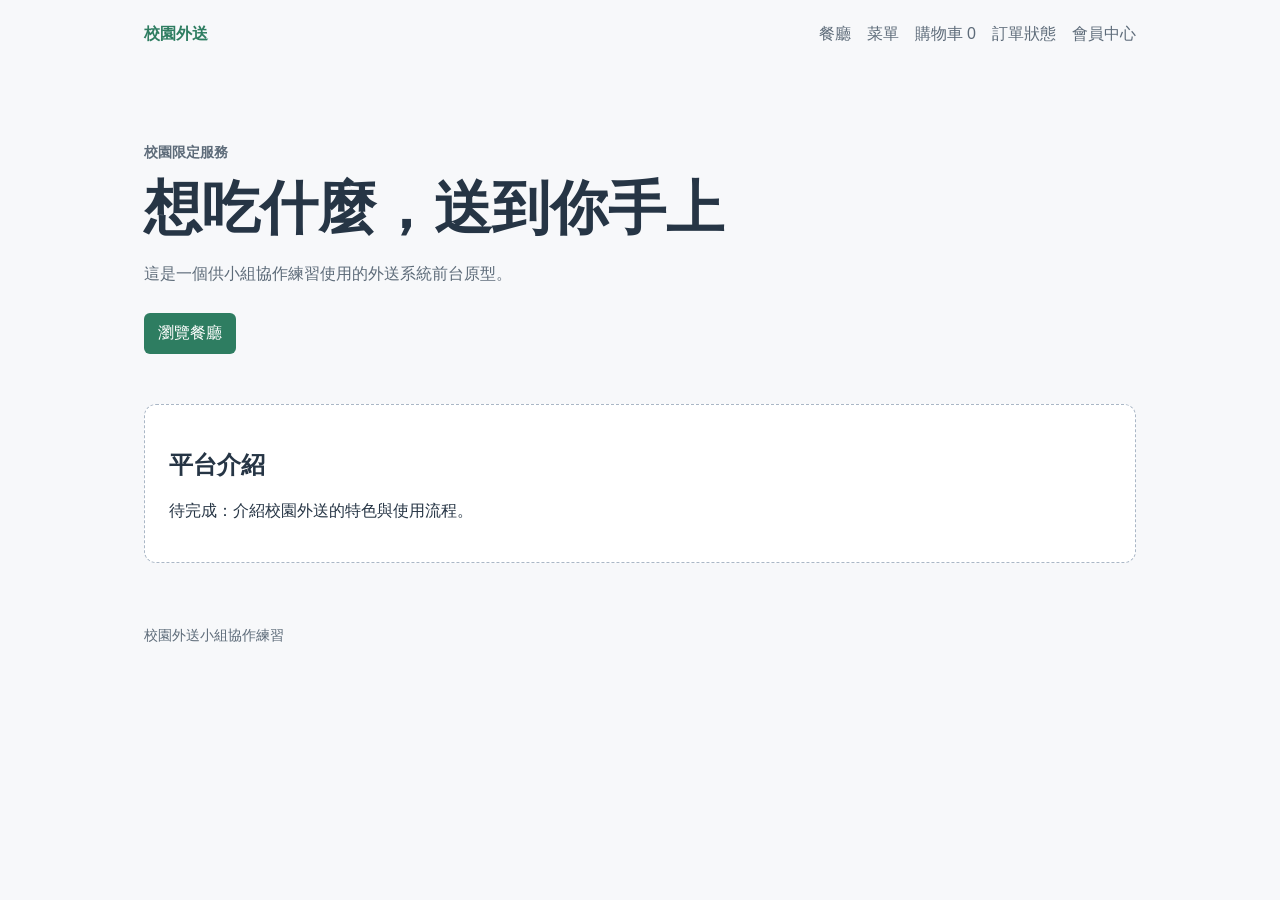
<file: index.html>
<!doctype html>
<html lang="zh-Hant">
  <head>
    <meta charset="UTF-8" />
    <meta name="viewport" content="width=device-width, initial-scale=1.0" />
    <title>校園外送｜首頁</title>
    <link rel="stylesheet" href="css/base.css" />
  </head>
  <body>
    <header class="site-header">
      <a class="brand" href="index.html">校園外送</a>
      <nav aria-label="主要導覽">
        <a href="pages/restaurants.html">餐廳</a>
        <a href="pages/menu.html">菜單</a>
        <a href="pages/cart.html">購物車 <span data-cart-count>0</span></a>
        <a href="pages/order-status.html">訂單狀態</a>
        <a href="pages/profile.html">會員中心</a>
      </nav>
    </header>

    <main class="container">
      <section class="hero" aria-labelledby="page-title">
        <p class="eyebrow">校園限定服務</p>
        <h1 id="page-title">想吃什麼，送到你手上</h1>
        <p>這是一個供小組協作練習使用的外送系統前台原型。</p>
        <a class="button" href="pages/restaurants.html">瀏覽餐廳</a>
      </section>

      <!-- 成員 1：在這裡完成首頁與平台介紹功能。 -->
      <section id="home-feature" class="placeholder" aria-labelledby="home-feature-title">
        <h2 id="home-feature-title">平台介紹</h2>
        <p>待完成：介紹校園外送的特色與使用流程。</p>
      </section>
    </main>

    <footer>校園外送小組協作練習</footer>
    <script src="js/app.js"></script>
  </body>
</html>
</file>
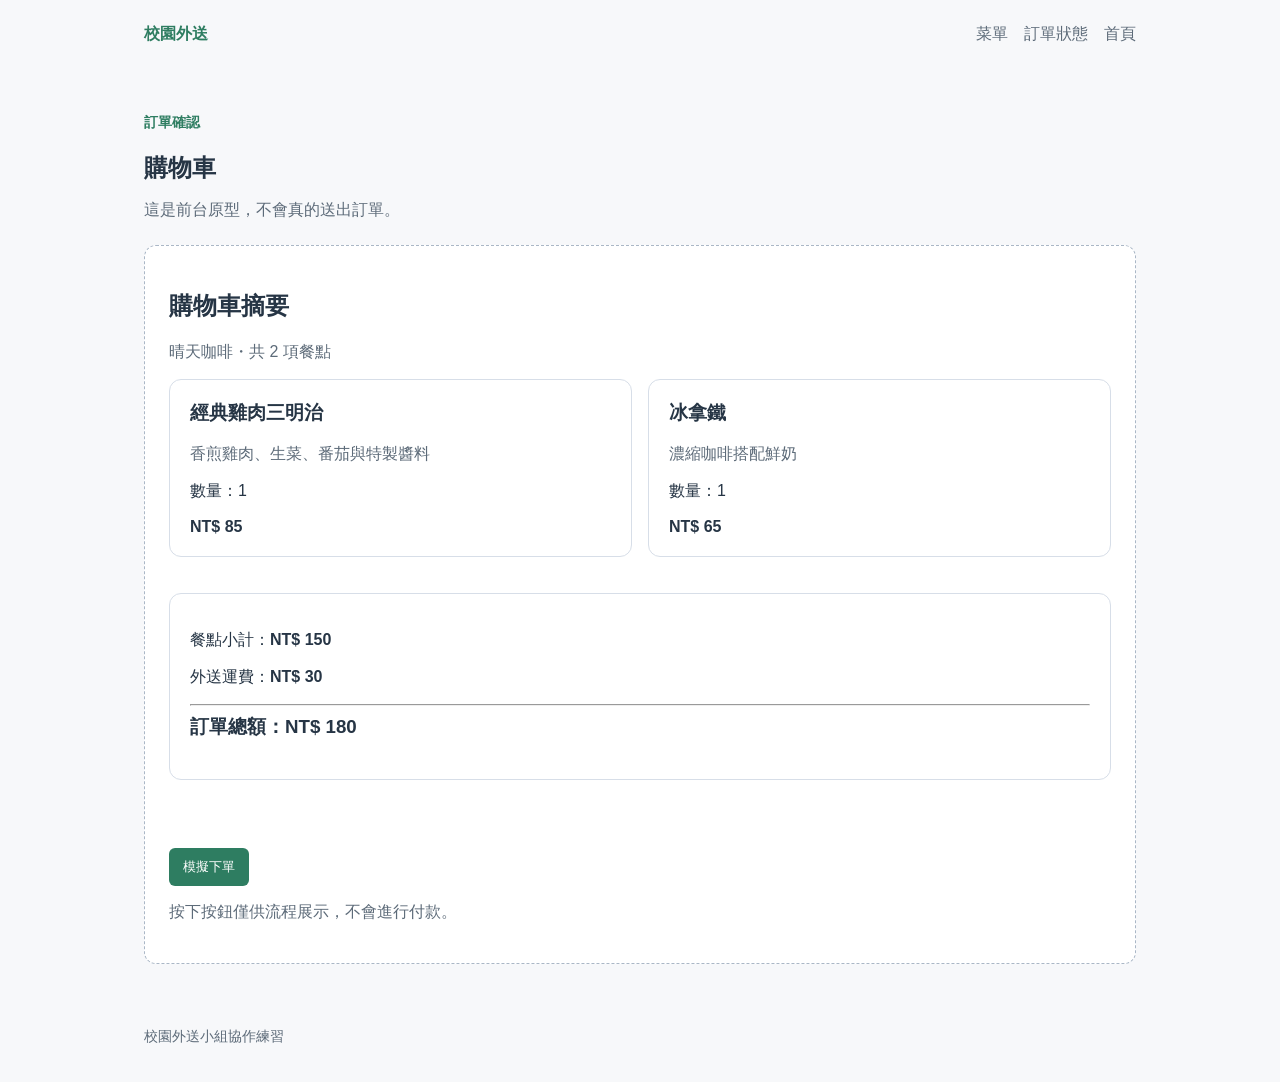
<file: pages/cart.html>
<!doctype html>
<html lang="zh-Hant">
  <head>
    <meta charset="UTF-8" />
    <meta name="viewport" content="width=device-width, initial-scale=1.0" />
    <title>校園外送｜購物車</title>
    <link rel="stylesheet" href="../css/base.css" />
  </head>
  <body>
    <header class="site-header">
      <a class="brand" href="../index.html">校園外送</a>
      <nav aria-label="主要導覽"><a href="menu.html">菜單</a><a href="order-status.html">訂單狀態</a><a href="../index.html">首頁</a></nav>
    </header>
    <main class="container">
      <section class="page-heading"><p class="eyebrow">訂單確認</p><h1>購物車</h1><p class="muted">這是前台原型，不會真的送出訂單。</p></section>
      <section class="panel" aria-labelledby="cart-summary-title">
        <h2 id="cart-summary-title">購物車摘要</h2>
        <p class="muted">晴天咖啡・共 2 項餐點</p>

        <div class="grid">
          <article class="card">
            <h3>經典雞肉三明治</h3>
            <p class="muted">香煎雞肉、生菜、番茄與特製醬料</p>
            <p>數量：1</p>
            <strong>NT$ 85</strong>
          </article>

          <article class="card">
            <h3>冰拿鐵</h3>
            <p class="muted">濃縮咖啡搭配鮮奶</p>
            <p>數量：1</p>
            <strong>NT$ 65</strong>
          </article>
        </div>

        <div class="card" aria-label="訂單金額">
          <p>餐點小計：<strong>NT$ 150</strong></p>
          <p>外送運費：<strong>NT$ 30</strong></p>
          <hr />
          <h3>訂單總額：NT$ 180</h3>
        </div>

        <p class="status-message" data-order-message aria-live="polite"></p>
        <button type="button" data-place-order>模擬下單</button>
        <p class="muted">按下按鈕僅供流程展示，不會進行付款。</p>
      </section>
    </main>
    <footer>校園外送小組協作練習</footer>
    <script src="../js/app.js"></script>
    <script>
      const placeOrderButton = document.querySelector("[data-place-order]");
      const orderMessage = document.querySelector("[data-order-message]");

      placeOrderButton.addEventListener("click", () => {
        orderMessage.textContent = "模擬下單成功！可前往訂單狀態頁查看進度。";
      });
    </script>
  </body>
</html>
</file>
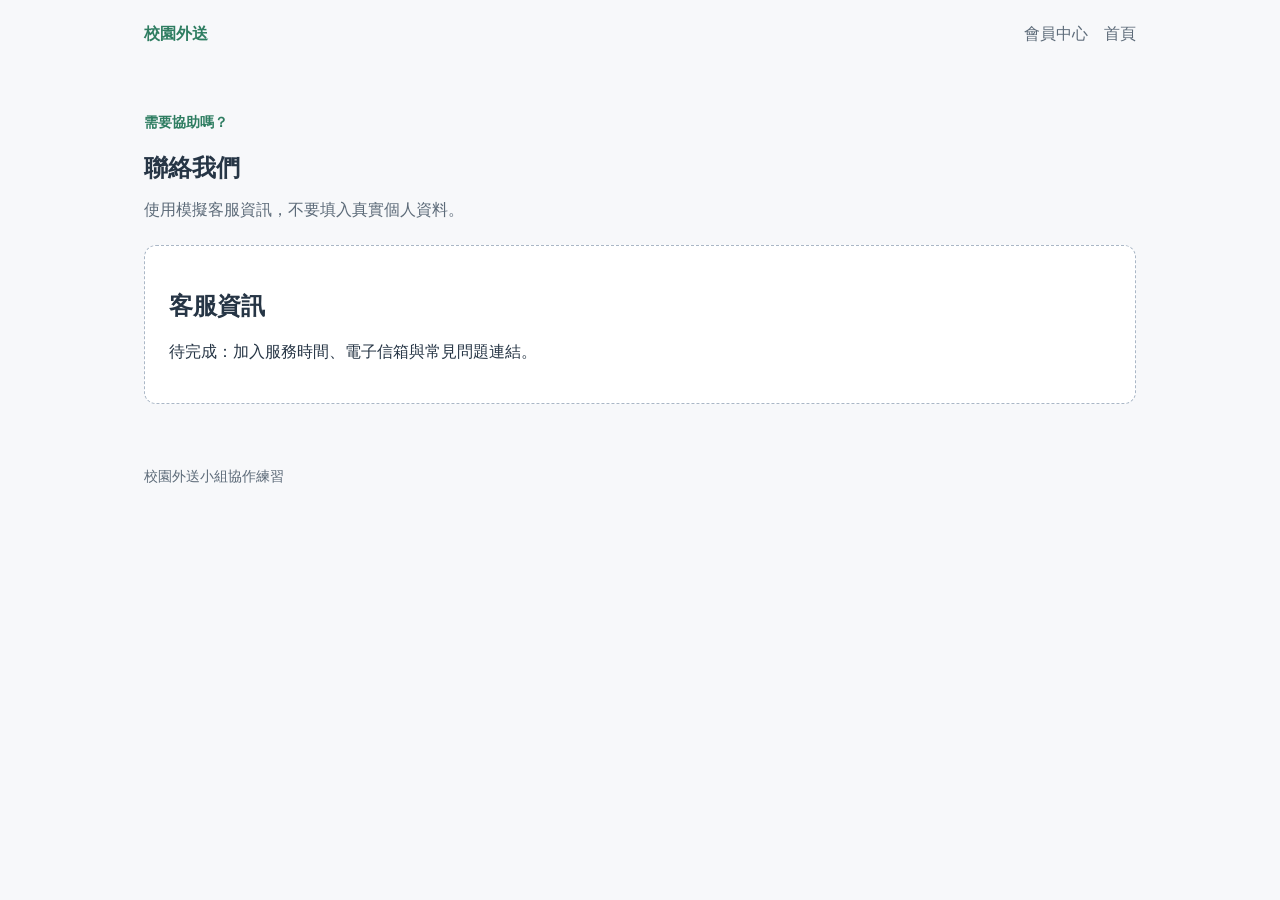
<file: pages/contact.html>
<!doctype html>
<html lang="zh-Hant">
  <head>
    <meta charset="UTF-8" />
    <meta name="viewport" content="width=device-width, initial-scale=1.0" />
    <title>校園外送｜聯絡我們</title>
    <link rel="stylesheet" href="../css/base.css" />
  </head>
  <body>
    <header class="site-header">
      <a class="brand" href="../index.html">校園外送</a>
      <nav aria-label="主要導覽"><a href="profile.html">會員中心</a><a href="../index.html">首頁</a></nav>
    </header>
    <main class="container">
      <section class="page-heading"><p class="eyebrow">需要協助嗎？</p><h1>聯絡我們</h1><p class="muted">使用模擬客服資訊，不要填入真實個人資料。</p></section>
      <!-- 成員 6：完成聯絡資訊或一個不送出的意見表單。 -->
      <section class="placeholder"><h2>客服資訊</h2><p>待完成：加入服務時間、電子信箱與常見問題連結。</p></section>
    </main>
    <footer>校園外送小組協作練習</footer><script src="../js/app.js"></script>
  </body>
</html>
</file>
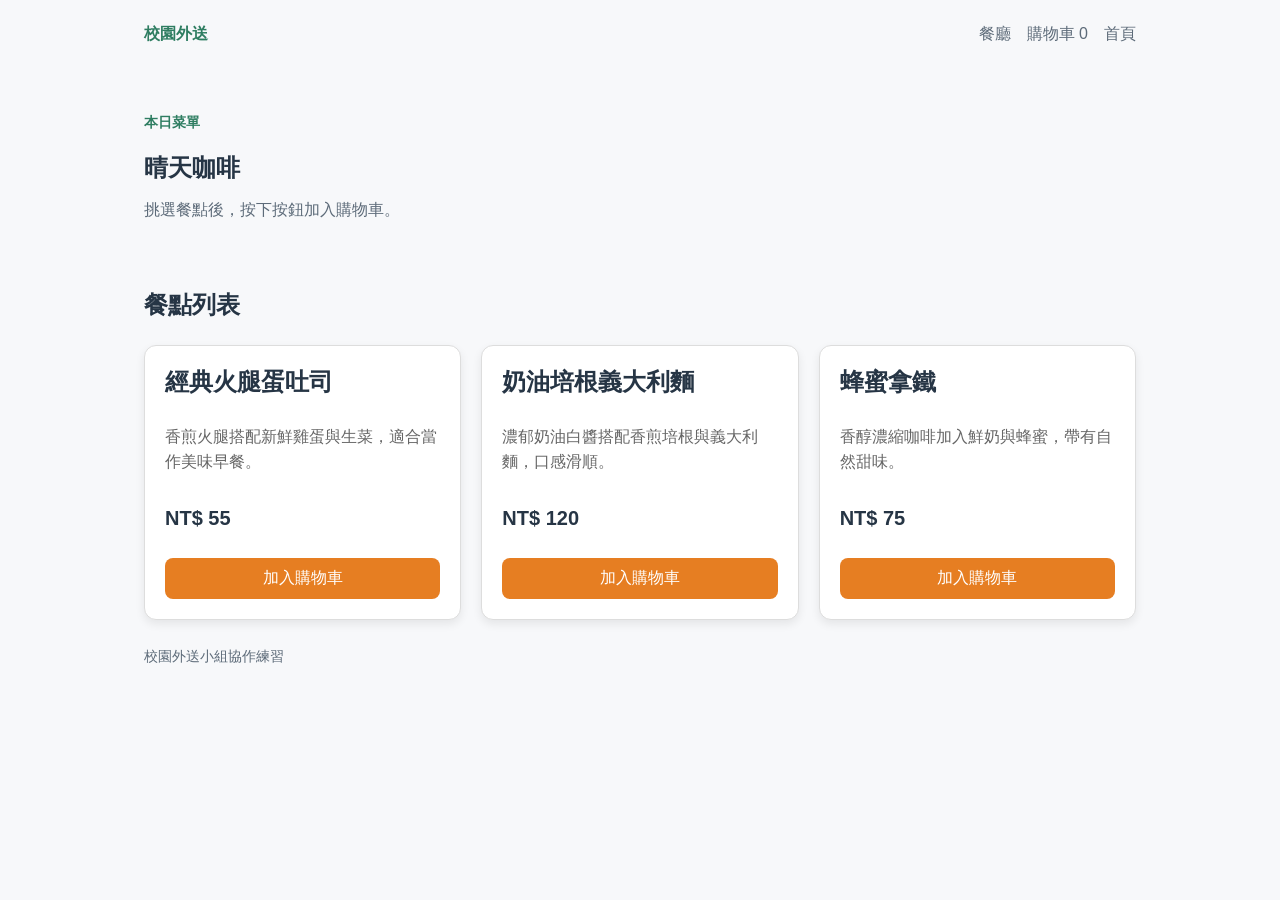
<file: pages/menu.html>
<!doctype html>
<html lang="zh-Hant">
  <head>
    <meta charset="UTF-8" />
    <meta name="viewport" content="width=device-width, initial-scale=1.0" />
    <title>校園外送｜菜單</title>
    <link rel="stylesheet" href="../css/base.css" />

    <style>
      .menu-list {
        display: grid;
        grid-template-columns: repeat(auto-fit, minmax(220px, 1fr));
        gap: 20px;
        margin-top: 24px;
      }

      .meal-card {
        display: flex;
        flex-direction: column;
        padding: 20px;
        background-color: #ffffff;
        border: 1px solid #dddddd;
        border-radius: 12px;
        box-shadow: 0 4px 10px rgb(0 0 0 / 8%);
      }

      .meal-card h2 {
        margin-top: 0;
        margin-bottom: 10px;
      }

      .meal-description {
        flex-grow: 1;
        color: #666666;
        line-height: 1.6;
      }

      .meal-price {
        margin: 16px 0;
        font-size: 20px;
        font-weight: bold;
      }

      .add-to-cart-button {
        padding: 10px 16px;
        color: #ffffff;
        font-size: 16px;
        cursor: pointer;
        background-color: #e67e22;
        border: none;
        border-radius: 8px;
      }

      .add-to-cart-button:hover {
        background-color: #ca6f1e;
      }

      .status-message {
        min-height: 24px;
        margin: 16px 0;
        color: #1e8449;
        font-weight: bold;
      }
    </style>
  </head>

  <body>
    <header class="site-header">
      <a class="brand" href="../index.html">校園外送</a>

      <nav aria-label="主要導覽">
        <a href="restaurants.html">餐廳</a>
        <a href="cart.html">
          購物車
          <span data-cart-count>0</span>
        </a>
        <a href="../index.html">首頁</a>
      </nav>
    </header>

    <main class="container">
      <section class="page-heading">
        <p class="eyebrow">本日菜單</p>
        <h1>晴天咖啡</h1>
        <p class="muted">挑選餐點後，按下按鈕加入購物車。</p>
      </section>

      <p
        class="status-message"
        data-status-message
        aria-live="polite"
      ></p>

      <!-- 成員 3：餐點卡片區域 -->
      <section aria-labelledby="meal-list-title">
        <h2 id="meal-list-title">餐點列表</h2>

        <div class="menu-list">
          <article class="meal-card">
            <h2>經典火腿蛋吐司</h2>

            <p class="meal-description">
              香煎火腿搭配新鮮雞蛋與生菜，適合當作美味早餐。
            </p>

            <p class="meal-price">NT$ 55</p>

            <button
              class="add-to-cart-button"
              type="button"
              data-add-to-cart
              data-name="經典火腿蛋吐司"
              data-price="55"
            >
              加入購物車
            </button>
          </article>

          <article class="meal-card">
            <h2>奶油培根義大利麵</h2>

            <p class="meal-description">
              濃郁奶油白醬搭配香煎培根與義大利麵，口感滑順。
            </p>

            <p class="meal-price">NT$ 120</p>

            <button
              class="add-to-cart-button"
              type="button"
              data-add-to-cart
              data-name="奶油培根義大利麵"
              data-price="120"
            >
              加入購物車
            </button>
          </article>

          <article class="meal-card">
            <h2>蜂蜜拿鐵</h2>

            <p class="meal-description">
              香醇濃縮咖啡加入鮮奶與蜂蜜，帶有自然甜味。
            </p>

            <p class="meal-price">NT$ 75</p>

            <button
              class="add-to-cart-button"
              type="button"
              data-add-to-cart
              data-name="蜂蜜拿鐵"
              data-price="75"
            >
              加入購物車
            </button>
          </article>
        </div>
      </section>
    </main>

    <footer>校園外送小組協作練習</footer>

    <script src="../js/app.js"></script>

    <script>
      const addToCartButtons =
        document.querySelectorAll("[data-add-to-cart]");

      const statusMessage =
        document.querySelector("[data-status-message]");

      const cartCount =
        document.querySelector("[data-cart-count]");

      let cartItemCount = Number(cartCount?.textContent) || 0;
      let messageTimer;

      addToCartButtons.forEach((button) => {
        button.addEventListener("click", () => {
          const mealName = button.dataset.name;

          cartItemCount += 1;

          if (cartCount) {
            cartCount.textContent = cartItemCount;
          }

          statusMessage.textContent =
            `${mealName} 已加入購物車！`;

          clearTimeout(messageTimer);

          messageTimer = setTimeout(() => {
            statusMessage.textContent = "";
          }, 2000);
        });
      });
    </script>
  </body>
</html>
</file>
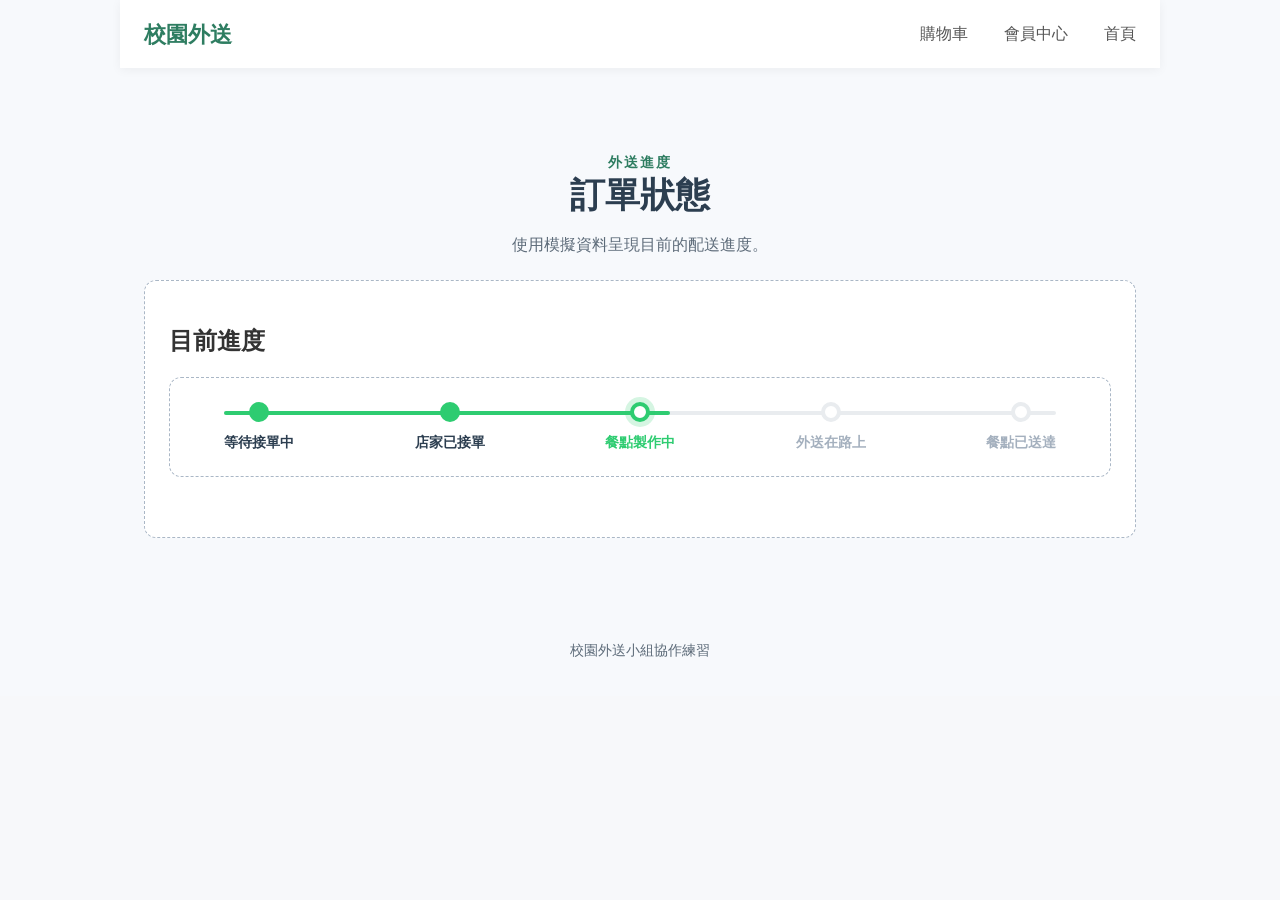
<file: pages/order-status.html>
<!doctype html>
<html lang="zh-Hant">
  <head>
     <style>
      /* 為確保介面美觀，加入進度條的專屬樣式 */
      body {
        font-family: 'Helvetica Neue', Arial, sans-serif;
        background-color: #f7f9fc;
        color: #333;
        margin: 0;
      }
      .site-header {
        display: flex;
        justify-content: space-between;
        align-items: center;
        padding: 15px 30px;
        background: #fff;
        box-shadow: 0 2px 10px rgba(0,0,0,0.05);
      }
      .brand {
        font-size: 1.4rem;
        font-weight: bold;
        color: #ff6b6b;
        text-decoration: none;
      }
      nav a {
        margin-left: 20px;
        color: #555;
        text-decoration: none;
        font-weight: 500;
        transition: color 0.2s;
      }
      nav a:hover {
        color: #ff6b6b;
      }
      .container {
        max-width: 800px;
        margin: 0 auto;
        padding: 40px 20px;
      }
      .page-heading {
        text-align: center;
        margin-bottom: 50px;
      }
      .eyebrow {
        color: #888;
        font-size: 0.9rem;
        letter-spacing: 2px;
        margin-bottom: 5px;
      }
      .page-heading h1 {
        font-size: 2.2rem;
        margin: 0 0 10px 0;
        color: #2c3e50;
      }
      .muted {
        color: #7f8c8d;
      }
      
      /* 訂單進度條專區 */
      .progress-wrapper {
        background: #fff;
        padding: 40px 30px;
        border-radius: 16px;
        box-shadow: 0 8px 30px rgba(0,0,0,0.04);
      }
      .progress-wrapper h2 {
        text-align: center;
        margin-top: 0;
        margin-bottom: 40px;
        color: #2c3e50;
      }
      .progress-container {
        display: flex;
        justify-content: space-between;
        position: relative;
        margin: 0 auto;
        padding: 0 20px;
      }
      /* 背景灰線 */
      .progress-container::before {
        content: '';
        position: absolute;
        top: 9px; /* 對齊圓點中心 */
        left: 30px;
        right: 30px;
        height: 4px;
        background: #e9ecef;
        z-index: 1;
        border-radius: 2px;
      }
      /* 綠色進度線 (假設進度到第三階段，寬度設為 50%) */
      .progress-fill {
        position: absolute;
        top: 9px;
        left: 30px;
        height: 4px;
        background: #2ecc71; 
        z-index: 2;
        width: 50%; 
        border-radius: 2px;
        transition: width 0.5s ease;
      }
      .progress-step {
        position: relative;
        z-index: 3;
        display: flex;
        flex-direction: column;
        align-items: center;
        width: 90px;
      }
      .step-dot {
        width: 20px;
        height: 20px;
        background: #fff;
        border: 4px solid #e9ecef;
        border-radius: 150%;
        margin-bottom: 12px;
        transition: all 0.3s ease;
      }
      .step-label {
        font-size: 0.85rem;
        color: #a4b0be;
        text-align: center;
        font-weight: 600;
      }
      /* 已完成的狀態 */
      .progress-step.completed .step-dot {
        border-color: #2ecc71;
        background: #2ecc71;
      }
      .progress-step.completed .step-label {
        color: #2c3e50;
      }
      /* 目前正在進行的狀態 */
      .progress-step.active .step-dot {
        border-color: #2ecc71;
        background: #fff;
        box-shadow: 0 0 0 5px rgba(46, 204, 113, 0.2);
      }
      .progress-step.active .step-label {
        color: #2ecc71;
      }
      
      footer {
        text-align: center;
        padding: 500px;
        color: #bdc3c7;
        font-size: 0.9rem;
      }
    </style>
    <meta charset="UTF-8" />
    <meta name="viewport" content="width=device-width, initial-scale=1.0" />
    <title>校園外送｜訂單狀態</title>
    <link rel="stylesheet" href="../css/base.css" />
  </head>
  <body>
    <header class="site-header">
      <a class="brand" href="../index.html">校園外送</a>
      <nav aria-label="主要導覽"><a href="cart.html">購物車</a><a href="profile.html">會員中心</a><a href="../index.html">首頁</a></nav>
    </header>
    <main class="container">
      <section class="page-heading"><p class="eyebrow">外送進度</p><h1>訂單狀態</h1><p class="muted">使用模擬資料呈現目前的配送進度。</p></section>
      <!-- 成員 5：將此區塊改為至少三個訂單進度步驟。 -->
      <section class="placeholder"><h2>目前進度</h2><section class="placeholder">
        <!-- 進度條開始 -->
        <div class="progress-container">
          <div class="progress-fill" style="width: 50%;"></div>
          <div class="progress-step completed"><div class="step-dot"></div><div class="step-label">等待接單中</div></div>
          <div class="progress-step completed"><div class="step-dot"></div><div class="step-label">店家已接單</div></div>
          <div class="progress-step active"><div class="step-dot"></div><div class="step-label">餐點製作中</div></div>
          <div class="progress-step"><div class="step-dot"></div><div class="step-label">外送在路上</div></div>
          <div class="progress-step"><div class="step-dot"></div><div class="step-label">餐點已送達</div></div>
        </div>
        <!-- 進度條結束 -->
      </section></section>
    </main>
    <footer>校園外送小組協作練習</footer><script src="../js/app.js"></script>
  </body>
</html>
</file>
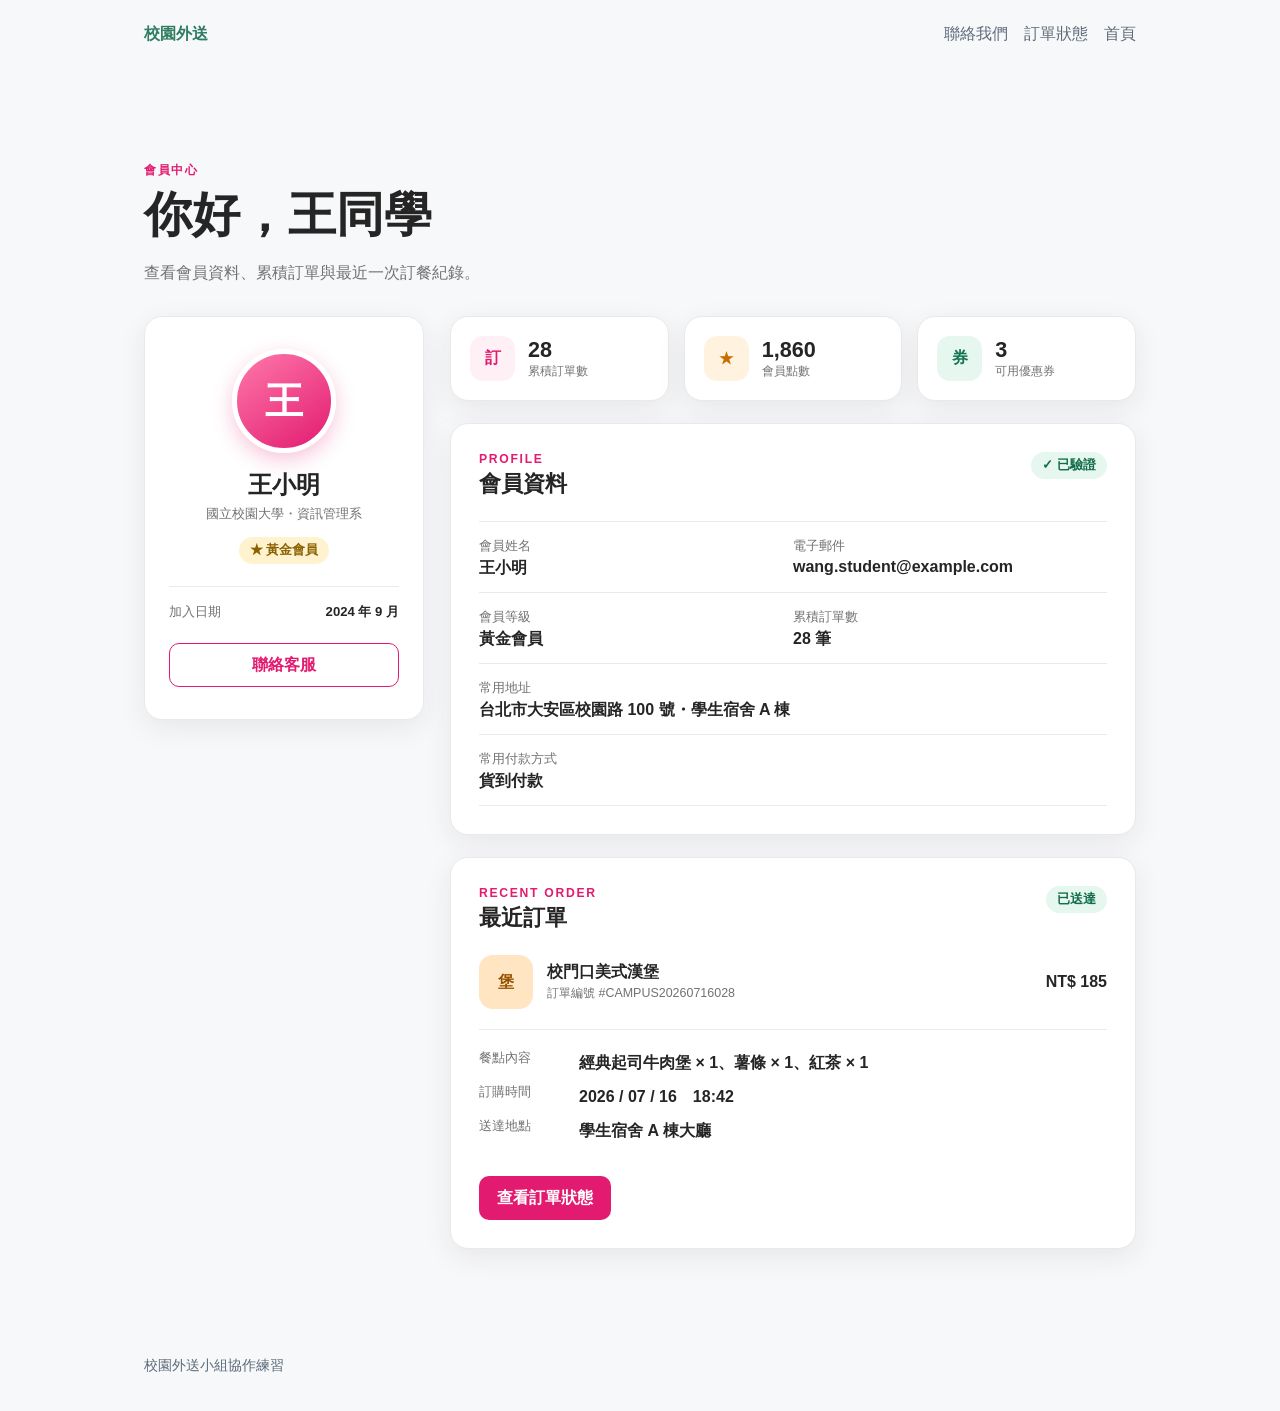
<file: pages/profile.html>
<!doctype html>
<html lang="zh-Hant">
  <head>
    <meta charset="UTF-8" />
    <meta name="viewport" content="width=device-width, initial-scale=1.0" />
    <meta name="description" content="校園外送會員資料與最近訂單" />
    <title>校園外送｜會員中心</title>
    <link rel="stylesheet" href="../css/base.css" />
    <link rel="stylesheet" href="../css/profile.css" />
  </head>
  <body>
    <header class="site-header">
      <a class="brand" href="../index.html">校園外送</a>
      <nav aria-label="主要導覽">
        <a href="contact.html">聯絡我們</a>
        <a href="order-status.html">訂單狀態</a>
        <a href="../index.html">首頁</a>
      </nav>
    </header>

    <main class="container profile-page">
      <section class="page-heading">
        <p class="eyebrow">會員中心</p>
        <h1>你好，王同學</h1>
        <p class="muted">查看會員資料、累積訂單與最近一次訂餐紀錄。</p>
      </section>

      <div class="profile-layout">
        <aside class="profile-summary profile-card">
          <div class="avatar" role="img" aria-label="王小明的會員頭像">王</div>
          <h2>王小明</h2>
          <p class="student-label">國立校園大學・資訊管理系</p>
          <span class="member-badge" aria-label="會員等級：黃金會員">★ 黃金會員</span>

          <div class="summary-divider"></div>

          <div class="join-date">
            <span>加入日期</span>
            <strong>2024 年 9 月</strong>
          </div>

          <a class="contact-button" href="contact.html">聯絡客服</a>
        </aside>

        <div class="profile-content">
          <section class="stats-grid" aria-label="會員統計資料">
            <article class="stat-card">
              <span class="stat-icon pink" aria-hidden="true">訂</span>
              <div>
                <strong>28</strong>
                <span>累積訂單數</span>
              </div>
            </article>
            <article class="stat-card">
              <span class="stat-icon orange" aria-hidden="true">★</span>
              <div>
                <strong>1,860</strong>
                <span>會員點數</span>
              </div>
            </article>
            <article class="stat-card">
              <span class="stat-icon green" aria-hidden="true">券</span>
              <div>
                <strong>3</strong>
                <span>可用優惠券</span>
              </div>
            </article>
          </section>

          <section class="profile-card info-section">
            <div class="section-heading">
              <div>
                <p class="section-label">PROFILE</p>
                <h2>會員資料</h2>
              </div>
              <span class="verified-badge">✓ 已驗證</span>
            </div>

            <dl class="info-grid">
              <div>
                <dt>會員姓名</dt>
                <dd>王小明</dd>
              </div>
              <div>
                <dt>電子郵件</dt>
                <dd>wang.student@example.com</dd>
              </div>
              <div>
                <dt>會員等級</dt>
                <dd>黃金會員</dd>
              </div>
              <div>
                <dt>累積訂單數</dt>
                <dd>28 筆</dd>
              </div>
              <div class="wide-info">
                <dt>常用地址</dt>
                <dd>台北市大安區校園路 100 號・學生宿舍 A 棟</dd>
              </div>
              <div class="wide-info">
                <dt>常用付款方式</dt>
                <dd>貨到付款</dd>
              </div>
            </dl>
          </section>

          <section class="profile-card order-section">
            <div class="section-heading">
              <div>
                <p class="section-label">RECENT ORDER</p>
                <h2>最近訂單</h2>
              </div>
              <span class="status-badge">已送達</span>
            </div>

            <div class="restaurant-info">
              <div class="restaurant-logo" aria-hidden="true">堡</div>
              <div>
                <h3>校門口美式漢堡</h3>
                <p>訂單編號 #CAMPUS20260716028</p>
              </div>
              <strong class="order-price">NT$ 185</strong>
            </div>

            <dl class="order-details">
              <div>
                <dt>餐點內容</dt>
                <dd>經典起司牛肉堡 × 1、薯條 × 1、紅茶 × 1</dd>
              </div>
              <div>
                <dt>訂購時間</dt>
                <dd>2026 / 07 / 16　18:42</dd>
              </div>
              <div>
                <dt>送達地點</dt>
                <dd>學生宿舍 A 棟大廳</dd>
              </div>
            </dl>

            <a class="order-button" href="order-status.html">查看訂單狀態</a>
          </section>
        </div>
      </div>
    </main>

    <footer>校園外送小組協作練習</footer>
    <script src="../js/app.js"></script>
  </body>
</html>
</file>
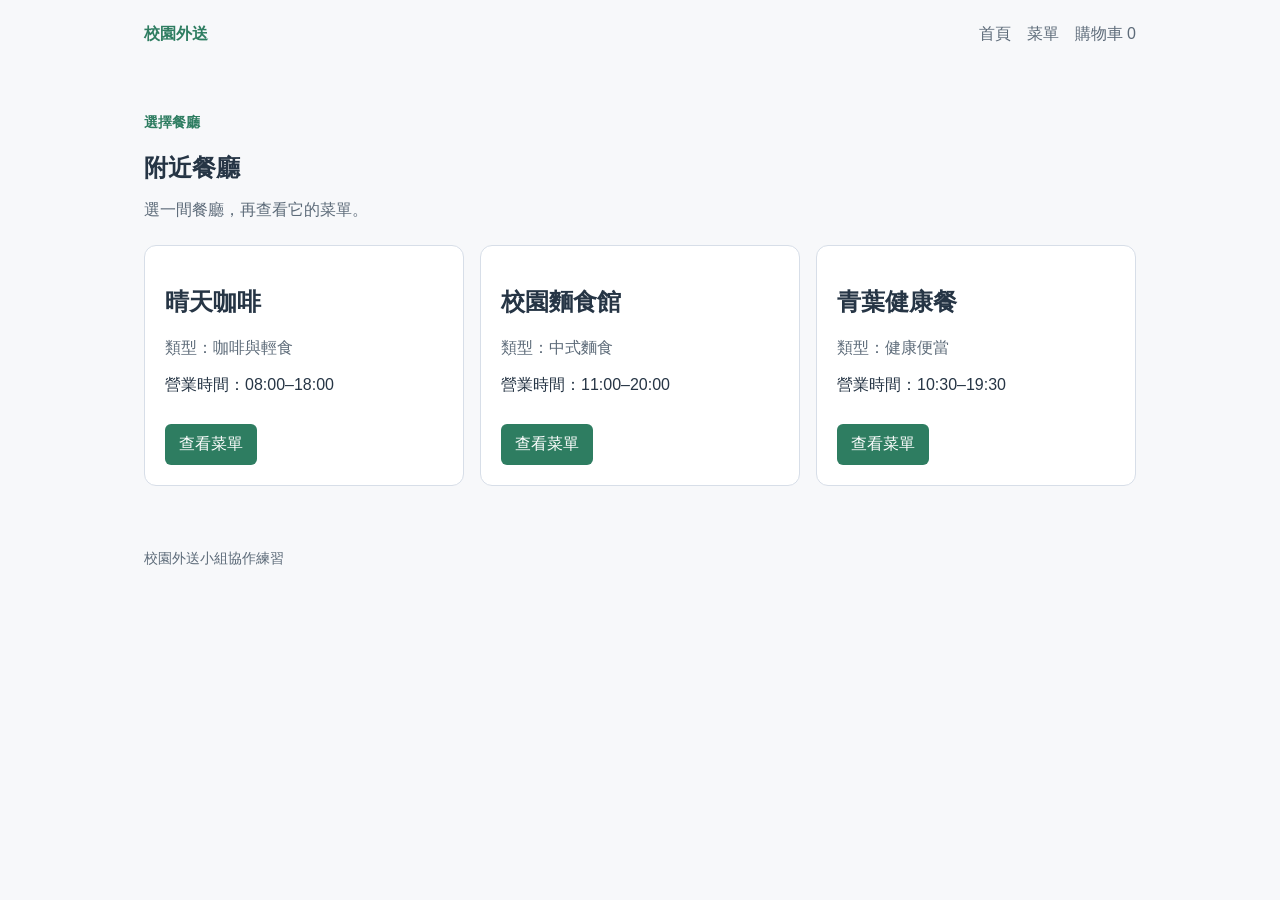
<file: pages/restaurants.html>
<!doctype html>
<html lang="zh-Hant">
  <head>
    <meta charset="UTF-8" />
    <meta name="viewport" content="width=device-width, initial-scale=1.0" />
    <title>校園外送｜餐廳</title>
    <link rel="stylesheet" href="../css/base.css" />
  </head>
  <body>
    <header class="site-header">
      <a class="brand" href="../index.html">校園外送</a>
      <nav aria-label="主要導覽"><a href="../index.html">首頁</a><a href="menu.html">菜單</a><a href="cart.html">購物車 <span data-cart-count>0</span></a></nav>
    </header>
    <main class="container">
      <section class="page-heading"><p class="eyebrow">選擇餐廳</p><h1>附近餐廳</h1><p class="muted">選一間餐廳，再查看它的菜單。</p></section>
      <section class="grid" aria-label="餐廳列表">
        <article class="card">
          <h2>晴天咖啡</h2>
          <p class="muted">類型：咖啡與輕食</p>
          <p>營業時間：08:00–18:00</p>
          <a class="button" href="menu.html">查看菜單</a>
        </article>
        <article class="card">
          <h2>校園麵食館</h2>
          <p class="muted">類型：中式麵食</p>
          <p>營業時間：11:00–20:00</p>
          <a class="button" href="menu.html">查看菜單</a>
        </article>
        <article class="card">
          <h2>青葉健康餐</h2>
          <p class="muted">類型：健康便當</p>
          <p>營業時間：10:30–19:30</p>
          <a class="button" href="menu.html">查看菜單</a>
        </article>
      </section>
    </main>
    <footer>校園外送小組協作練習</footer><script src="../js/app.js"></script>
  </body>
</html>
</file>
<file: css/base.css>
:root {
  color: #263545;
  background: #f7f8fa;
  font-family: -apple-system, BlinkMacSystemFont, "Segoe UI", sans-serif;
}

* {
  box-sizing: border-box;
}

body {
  margin: 0;
}

a {
  color: inherit;
  text-decoration: none;
}

.site-header,
.container,
footer {
  max-width: 1040px;
  margin: 0 auto;
  padding-left: 24px;
  padding-right: 24px;
}

.site-header {
  display: flex;
  align-items: center;
  justify-content: space-between;
  min-height: 68px;
}

.site-header nav {
  display: flex;
  flex-wrap: wrap;
  gap: 16px;
  color: #5d6b79;
}

.brand,
h1,
h2,
h3 {
  font-weight: 700;
}

.brand,
.eyebrow {
  color: #2e7d61;
}

.hero {
  padding: 76px 0 50px;
}

.hero h1 {
  max-width: 650px;
  margin: 8px 0;
  font-size: clamp(36px, 6vw, 58px);
}

.hero p,
.muted,
footer {
  color: #5d6b79;
}

.eyebrow {
  margin: 0;
  font-size: 14px;
  font-weight: 700;
}

.button,
button {
  display: inline-block;
  margin-top: 12px;
  padding: 10px 14px;
  border: 0;
  border-radius: 6px;
  background: #2e7d61;
  color: #fff;
  cursor: pointer;
}

.placeholder,
.panel {
  margin-bottom: 36px;
  padding: 24px;
  border: 1px dashed #aab7c6;
  border-radius: 12px;
  background: #fff;
}

.grid {
  display: grid;
  grid-template-columns: repeat(auto-fit, minmax(220px, 1fr));
  gap: 16px;
  margin-bottom: 36px;
}

.card {
  padding: 20px;
  border: 1px solid #d7dee8;
  border-radius: 12px;
  background: #fff;
}

.card h3 {
  margin-top: 0;
}

.page-heading {
  margin: 46px 0 24px;
}

.page-heading h1 {
  margin-bottom: 8px;
}

.notice {
  padding: 16px;
  border-left: 4px solid #c87542;
  background: #fff1e7;
}

.status-message {
  min-height: 24px;
  color: #2e7d61;
  font-weight: 700;
}

footer {
  padding-top: 28px;
  padding-bottom: 36px;
  font-size: 14px;
}

@media (max-width: 700px) {
  .site-header {
    align-items: flex-start;
    flex-direction: column;
    gap: 14px;
    padding-top: 18px;
  }
}
</file>
<file: css/profile.css>
:root {
  --profile-primary: #e21b70;
  --profile-primary-dark: #bd1059;
  --profile-primary-soft: #fff0f6;
  --profile-text: #252525;
  --profile-muted: #727272;
  --profile-border: #e9e9e9;
  --profile-surface: #ffffff;
  --profile-shadow: 0 8px 28px rgba(45, 35, 39, 0.08);
}

.profile-page {
  padding-top: 48px;
  padding-bottom: 80px;
}

.profile-page .page-heading {
  margin-bottom: 32px;
}

.profile-page .page-heading h1 {
  margin: 4px 0 6px;
  color: var(--profile-text);
  font-size: clamp(2rem, 5vw, 3rem);
}

.profile-page .eyebrow,
.section-label {
  margin: 0;
  color: var(--profile-primary);
  font-size: 0.76rem;
  font-weight: 800;
  letter-spacing: 0.14em;
}

.profile-page .muted {
  color: var(--profile-muted);
}

.profile-layout {
  display: grid;
  grid-template-columns: 280px minmax(0, 1fr);
  gap: 26px;
  align-items: start;
}

.profile-card,
.stat-card {
  background: var(--profile-surface);
  border: 1px solid var(--profile-border);
  border-radius: 18px;
  box-shadow: var(--profile-shadow);
}

.profile-summary {
  position: sticky;
  top: 24px;
  padding: 32px 24px;
  text-align: center;
}

.avatar {
  display: grid;
  place-items: center;
  width: 104px;
  height: 104px;
  margin: 0 auto 16px;
  color: #ffffff;
  background: linear-gradient(145deg, #ff78aa, var(--profile-primary));
  border: 5px solid #ffffff;
  border-radius: 50%;
  box-shadow: 0 7px 20px rgba(226, 27, 112, 0.25);
  font-size: 2.4rem;
  font-weight: 800;
}

.profile-summary h2 {
  margin: 0;
  color: var(--profile-text);
  font-size: 1.5rem;
}

.student-label {
  margin: 4px 0 14px;
  color: var(--profile-muted);
  font-size: 0.84rem;
}

.member-badge,
.verified-badge,
.status-badge {
  display: inline-flex;
  align-items: center;
  padding: 5px 11px;
  border-radius: 999px;
  font-size: 0.8rem;
  font-weight: 700;
}

.member-badge {
  color: #8c6100;
  background: #fff3cf;
}

.summary-divider {
  margin: 22px 0 16px;
  border-top: 1px solid var(--profile-border);
}

.join-date {
  display: flex;
  justify-content: space-between;
  color: var(--profile-muted);
  font-size: 0.82rem;
}

.join-date strong {
  color: var(--profile-text);
}

.contact-button,
.order-button {
  display: flex;
  justify-content: center;
  align-items: center;
  min-height: 44px;
  margin-top: 22px;
  padding: 9px 18px;
  border-radius: 10px;
  font-weight: 700;
  text-decoration: none;
  transition: background 0.2s ease, transform 0.2s ease;
}

.contact-button {
  color: var(--profile-primary);
  border: 1px solid var(--profile-primary);
}

.contact-button:hover {
  color: #ffffff;
  background: var(--profile-primary);
}

.profile-content {
  display: grid;
  gap: 22px;
}

.stats-grid {
  display: grid;
  grid-template-columns: repeat(3, 1fr);
  gap: 15px;
}

.stat-card {
  display: flex;
  align-items: center;
  gap: 13px;
  padding: 19px;
}

.stat-icon {
  display: grid;
  place-items: center;
  width: 45px;
  height: 45px;
  flex: 0 0 auto;
  border-radius: 13px;
  font-weight: 800;
}

.stat-icon.pink {
  color: var(--profile-primary);
  background: var(--profile-primary-soft);
}

.stat-icon.orange {
  color: #c86b00;
  background: #fff3df;
}

.stat-icon.green {
  color: #147451;
  background: #e5f7ef;
}

.stat-card strong,
.stat-card span:last-child {
  display: block;
}

.stat-card strong {
  color: var(--profile-text);
  font-size: 1.35rem;
  line-height: 1.2;
}

.stat-card span:last-child {
  color: var(--profile-muted);
  font-size: 0.78rem;
}

.info-section,
.order-section {
  padding: 28px;
}

.section-heading {
  display: flex;
  justify-content: space-between;
  align-items: flex-start;
  gap: 16px;
  margin-bottom: 22px;
}

.section-heading h2 {
  margin: 2px 0 0;
  color: var(--profile-text);
  font-size: 1.4rem;
}

.verified-badge,
.status-badge {
  color: #126d4b;
  background: #e6f7ef;
}

.info-grid,
.order-details {
  margin: 0;
}

.info-grid {
  display: grid;
  grid-template-columns: 1fr 1fr;
  border-top: 1px solid var(--profile-border);
}

.info-grid > div {
  padding: 16px 12px 13px 0;
  border-bottom: 1px solid var(--profile-border);
}

.info-grid .wide-info {
  grid-column: 1 / -1;
}

.info-grid dt,
.order-details dt {
  color: var(--profile-muted);
  font-size: 0.8rem;
}

.info-grid dd,
.order-details dd {
  margin: 3px 0 0;
  color: var(--profile-text);
  font-weight: 600;
  overflow-wrap: anywhere;
}

.restaurant-info {
  display: flex;
  align-items: center;
  gap: 14px;
  padding-bottom: 20px;
  border-bottom: 1px solid var(--profile-border);
}

.restaurant-logo {
  display: grid;
  place-items: center;
  width: 54px;
  height: 54px;
  flex: 0 0 auto;
  color: #965000;
  background: #ffe5c1;
  border-radius: 14px;
  font-weight: 800;
}

.restaurant-info h3 {
  margin: 0;
  color: var(--profile-text);
  font-size: 1rem;
}

.restaurant-info p {
  margin: 2px 0 0;
  color: var(--profile-muted);
  font-size: 0.78rem;
}

.order-price {
  margin-left: auto;
  color: var(--profile-text);
  white-space: nowrap;
}

.order-details {
  padding: 10px 0 2px;
}

.order-details > div {
  display: grid;
  grid-template-columns: 88px 1fr;
  gap: 12px;
  margin: 10px 0;
}

.order-button {
  width: fit-content;
  color: #ffffff;
  background: var(--profile-primary);
}

.order-button:hover {
  background: var(--profile-primary-dark);
  transform: translateY(-1px);
}

@media (max-width: 800px) {
  .profile-layout {
    grid-template-columns: 1fr;
  }

  .profile-summary {
    position: static;
  }
}

@media (max-width: 560px) {
  .profile-page {
    padding-top: 32px;
  }

  .stats-grid,
  .info-grid {
    grid-template-columns: 1fr;
  }

  .info-grid .wide-info {
    grid-column: auto;
  }

  .stat-card {
    padding: 15px 18px;
  }

  .info-section,
  .order-section {
    padding: 22px 18px;
  }

  .restaurant-info {
    align-items: flex-start;
  }

  .restaurant-logo {
    width: 45px;
    height: 45px;
  }

  .order-details > div {
    grid-template-columns: 1fr;
    gap: 0;
  }
}

@media (prefers-reduced-motion: reduce) {
  .contact-button,
  .order-button {
    transition: none;
  }
}
</file>
